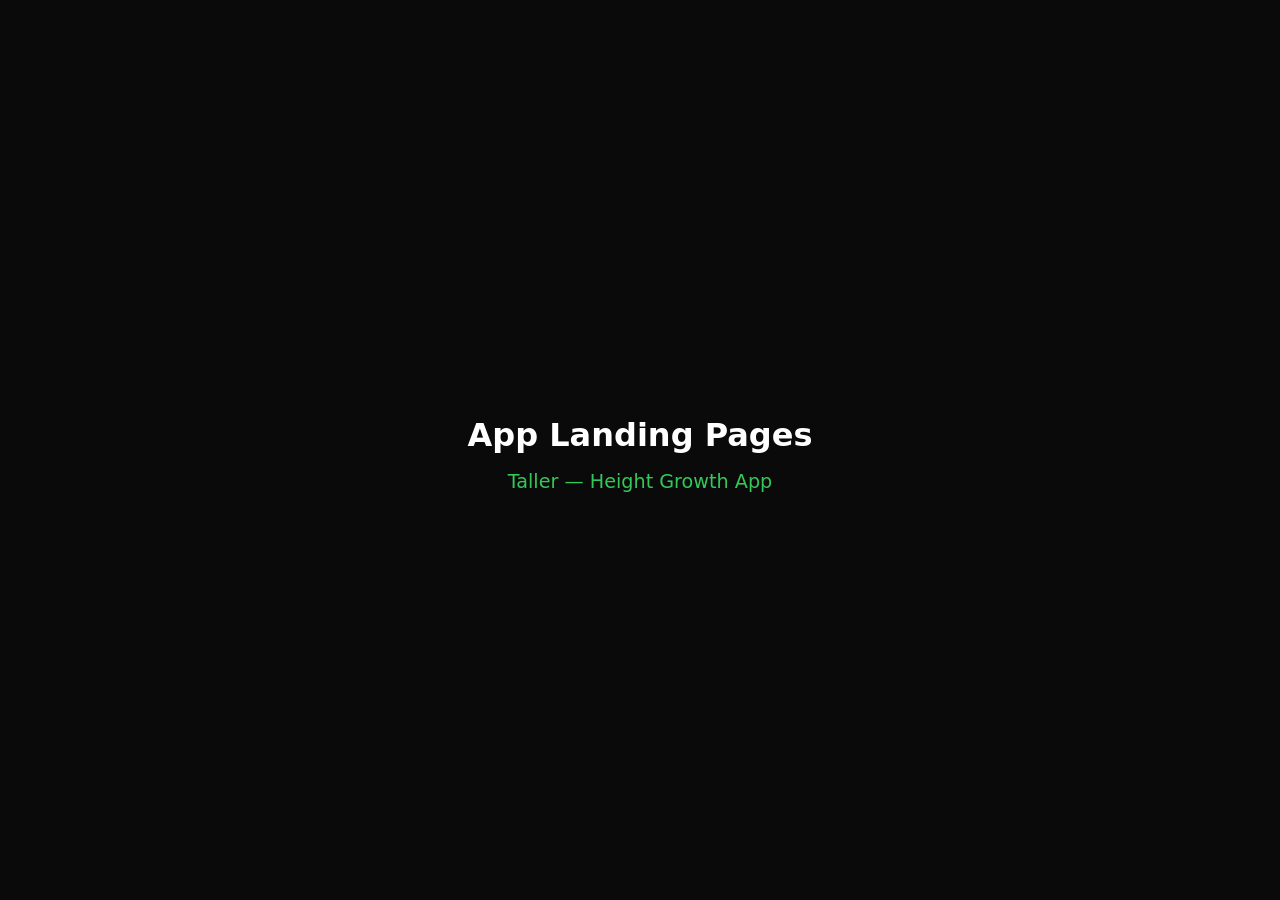
<file: index.html>
<!DOCTYPE html>
<html lang="en">
<head>
  <meta charset="UTF-8">
  <meta name="viewport" content="width=device-width, initial-scale=1.0">
  <title>Landing Pages</title>
  <style>
    body { font-family: -apple-system, system-ui, sans-serif; background: #0a0a0a; color: #fff; display: flex; align-items: center; justify-content: center; min-height: 100vh; margin: 0; }
    .container { text-align: center; }
    h1 { font-size: 2rem; margin-bottom: 1rem; }
    a { color: #34C759; text-decoration: none; font-size: 1.2rem; display: block; margin: 12px 0; }
    a:hover { text-decoration: underline; }
  </style>
</head>
<body>
  <div class="container">
    <h1>App Landing Pages</h1>
    <a href="taller/">Taller — Height Growth App</a>
  </div>
</body>
</html>
</file>
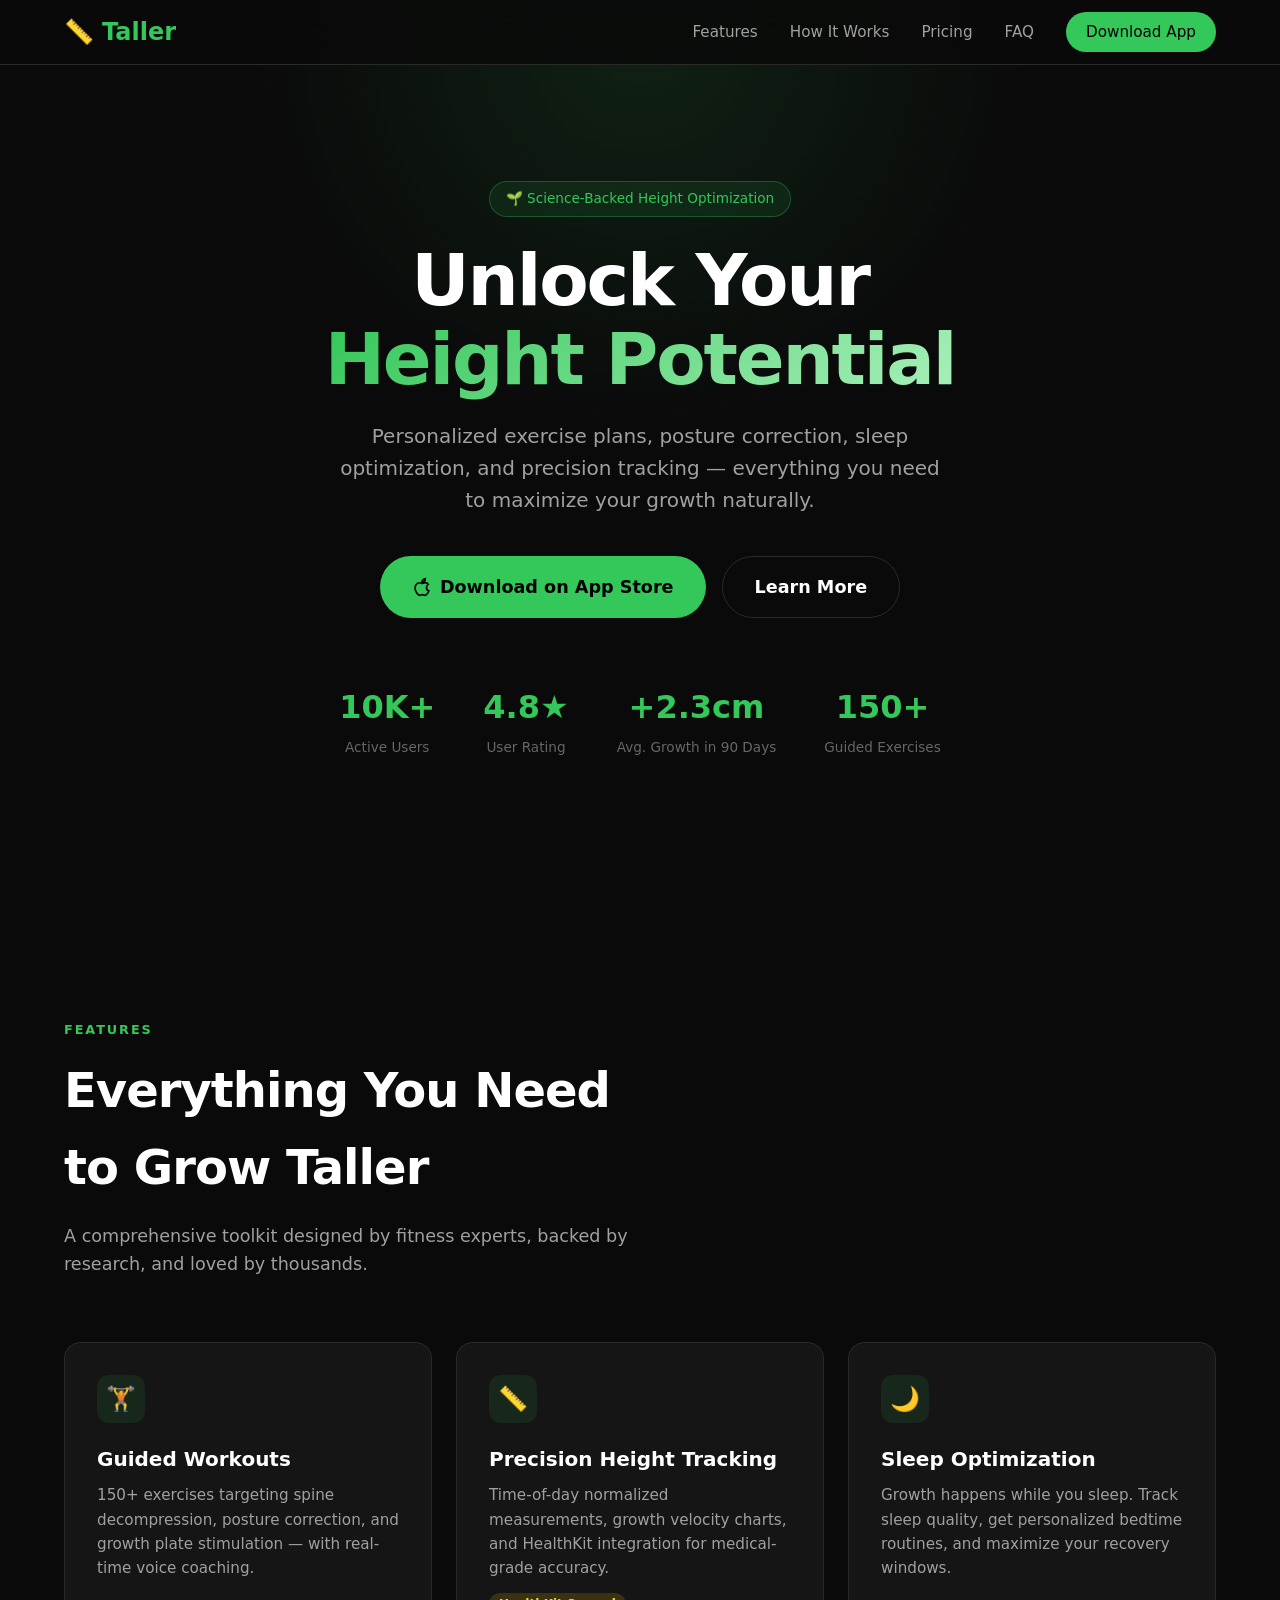
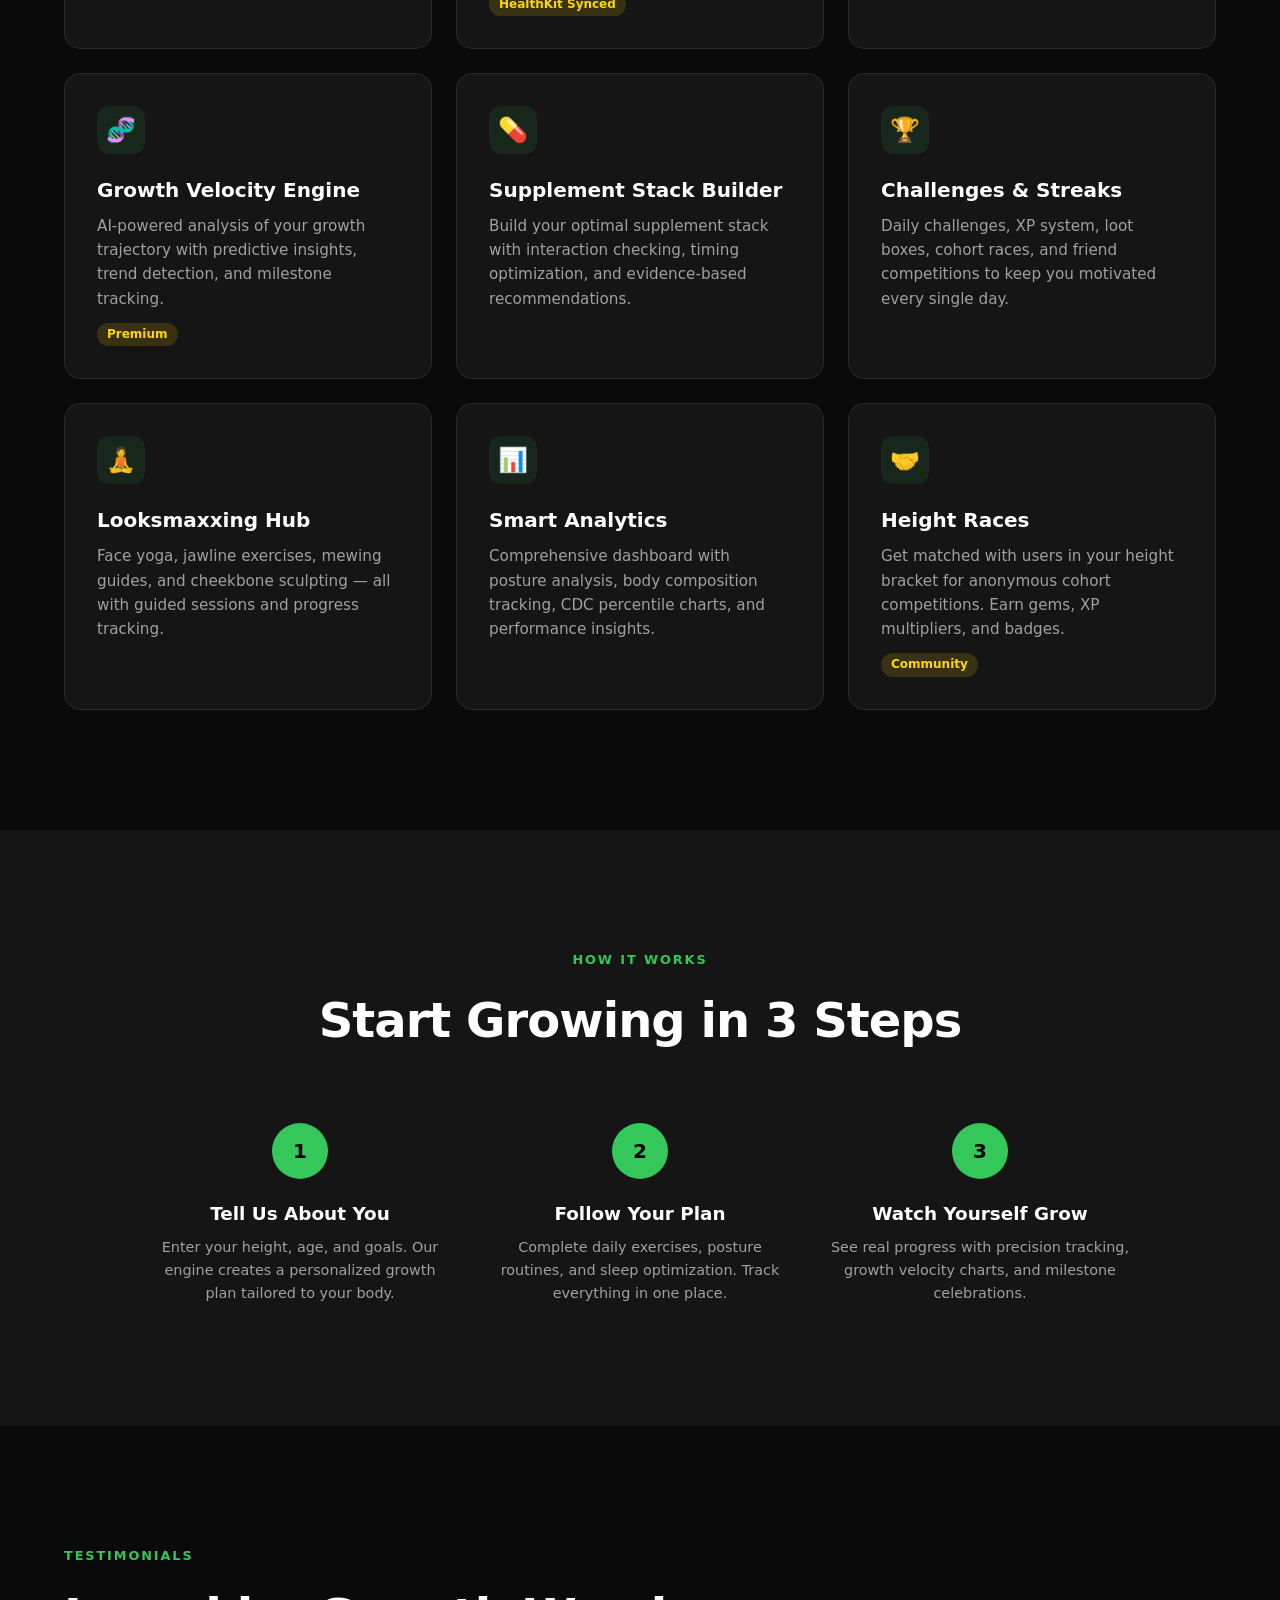
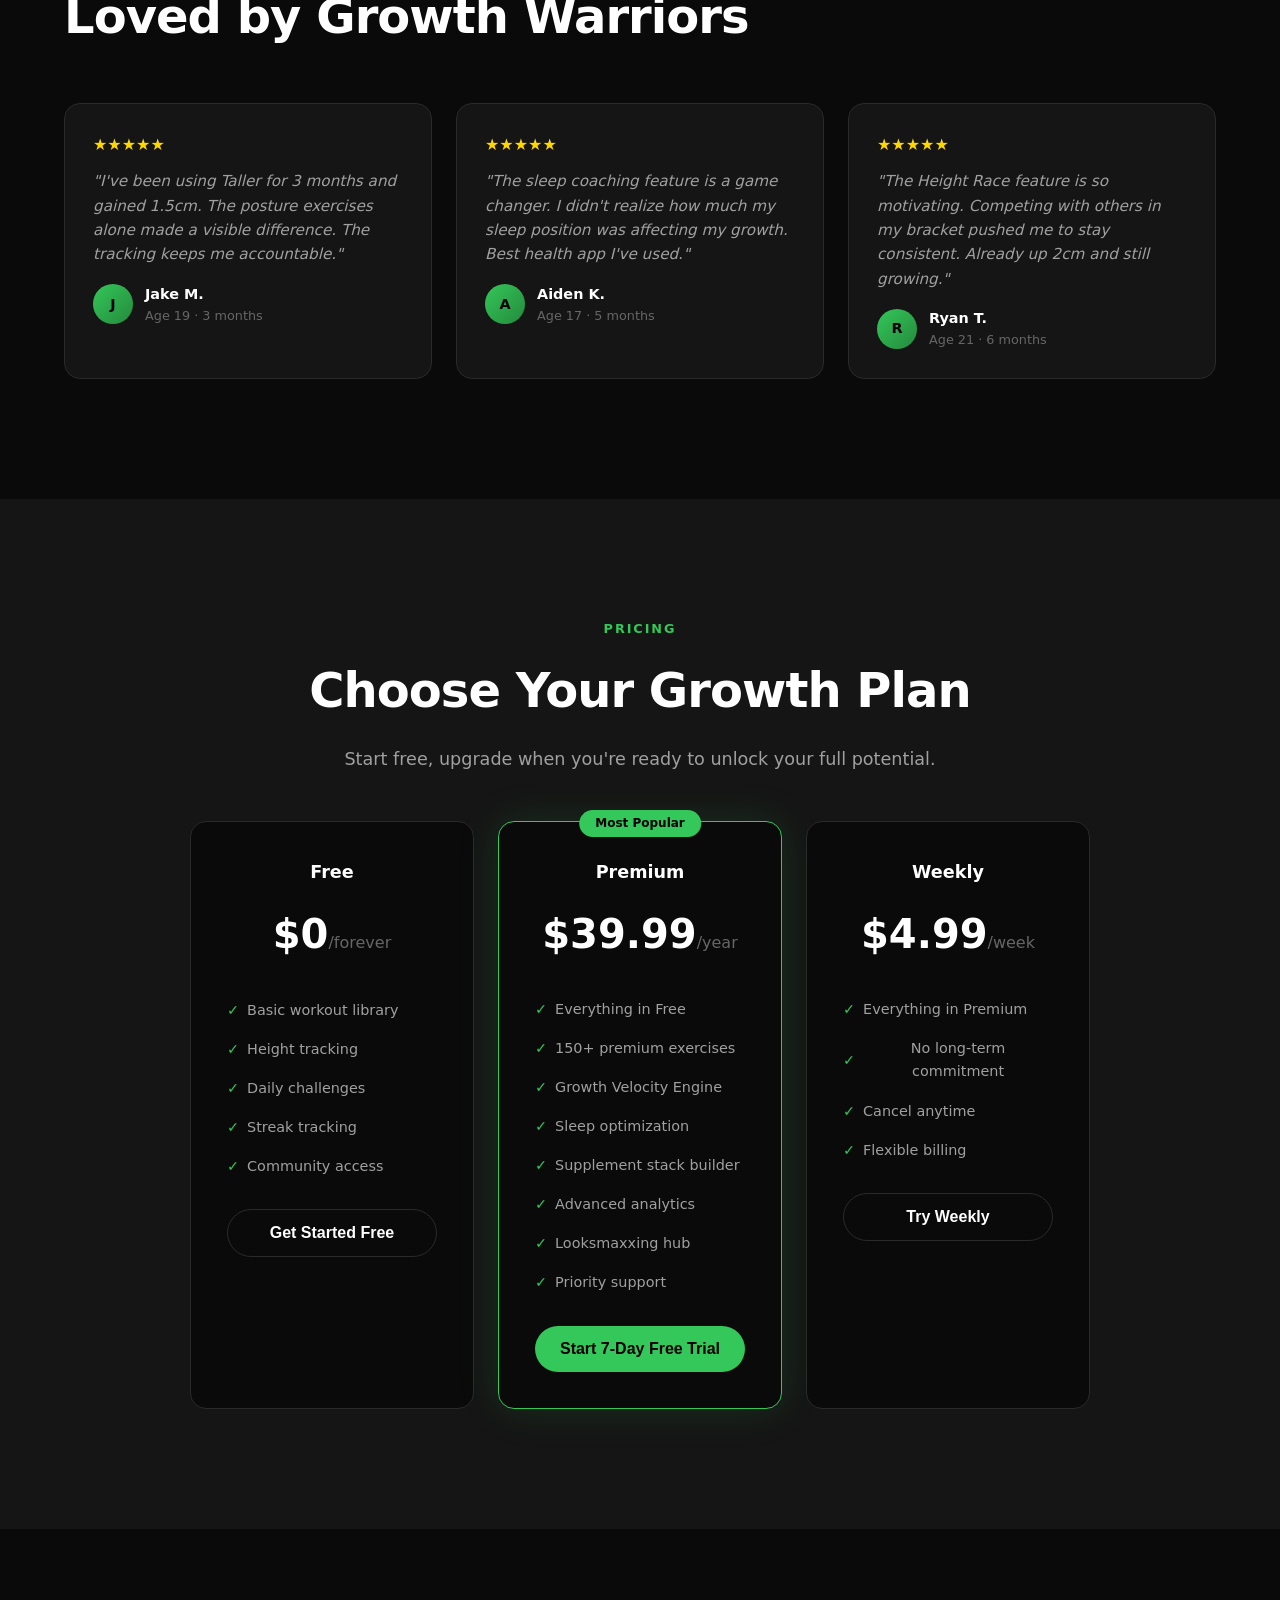
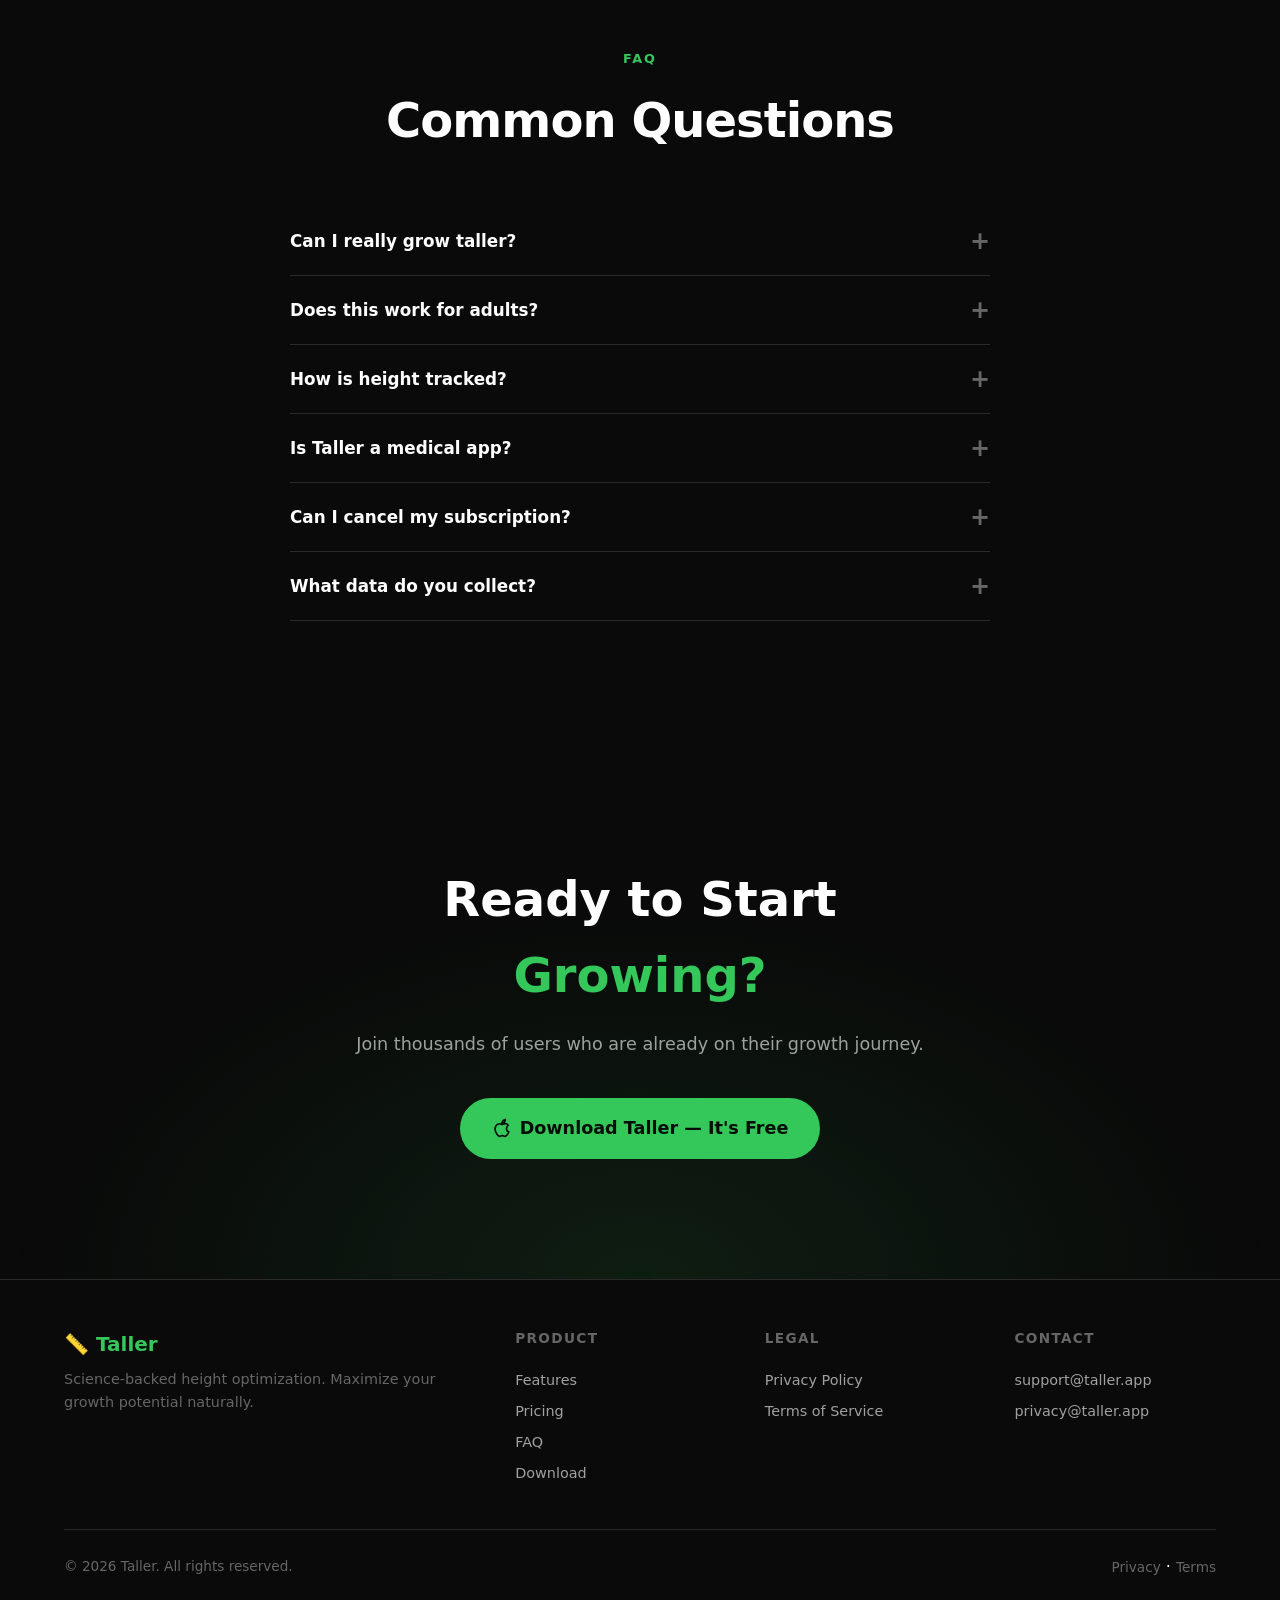
<file: taller/index.html>
<!DOCTYPE html>
<html lang="en">
<head>
  <meta charset="UTF-8">
  <meta name="viewport" content="width=device-width, initial-scale=1.0">
  <title>Taller — Grow Taller Naturally | Science-Backed Height Optimization</title>
  <meta name="description" content="Taller helps you maximize your height potential with personalized exercise plans, posture correction, sleep optimization, and growth tracking. Join 10,000+ users on their growth journey.">
  <meta name="keywords" content="grow taller, height growth, heightmaxxing, posture correction, growth tracker, height exercises">
  <meta property="og:title" content="Taller — Grow Taller Naturally">
  <meta property="og:description" content="Science-backed exercise plans, posture correction, and growth tracking. Maximize your height potential.">
  <meta property="og:type" content="website">
  <meta property="og:url" content="https://startupbuilders777-beep.github.io/landing-pages/taller/">
  <meta name="twitter:card" content="summary_large_image">
  <link rel="canonical" href="https://startupbuilders777-beep.github.io/landing-pages/taller/">
  <link rel="stylesheet" href="style.css">
  <link rel="icon" href="data:image/svg+xml,<svg xmlns='http://www.w3.org/2000/svg' viewBox='0 0 100 100'><text y='.9em' font-size='90'>📏</text></svg>">
</head>
<body>
  <!-- Navigation -->
  <nav>
    <div class="container">
      <a href="#" class="nav-brand">📏 <span>Taller</span></a>
      <div class="nav-links">
        <a href="#features">Features</a>
        <a href="#how-it-works">How It Works</a>
        <a href="#pricing">Pricing</a>
        <a href="#faq">FAQ</a>
        <a href="#" class="nav-cta">Download App</a>
      </div>
    </div>
  </nav>

  <!-- Hero -->
  <section class="hero">
    <div class="container">
      <div class="hero-badge animate-in">🌱 Science-Backed Height Optimization</div>
      <h1 class="animate-in delay-1">Unlock Your<br><span class="gradient">Height Potential</span></h1>
      <p class="animate-in delay-2">Personalized exercise plans, posture correction, sleep optimization, and precision tracking — everything you need to maximize your growth naturally.</p>
      <div class="hero-cta animate-in delay-3">
        <a href="#" class="btn-primary">
          <svg width="20" height="20" viewBox="0 0 24 24" fill="none" stroke="currentColor" stroke-width="2"><path d="M18.71 19.5c-.83 1.24-1.71 2.45-3.05 2.47-1.34.03-1.77-.79-3.29-.79-1.53 0-2 .77-3.27.82-1.31.05-2.3-1.32-3.14-2.53C4.25 17 2.94 12.45 4.7 9.39c.87-1.52 2.43-2.48 4.12-2.51 1.28-.02 2.5.87 3.29.87.78 0 2.26-1.07 3.8-.91.65.03 2.47.26 3.64 1.98-.09.06-2.17 1.28-2.15 3.81.03 3.02 2.65 4.03 2.68 4.04-.03.07-.42 1.44-1.38 2.83"/><path d="M13 3.5c.73-.83 1.94-1.46 2.94-1.5.13 1.17-.34 2.35-1.04 3.19-.69.85-1.83 1.51-2.95 1.42-.15-1.15.41-2.35 1.05-3.11"/></svg>
          Download on App Store
        </a>
        <a href="#features" class="btn-secondary">Learn More</a>
      </div>
      <div class="hero-stats animate-in delay-4">
        <div class="hero-stat">
          <div class="number">10K+</div>
          <div class="label">Active Users</div>
        </div>
        <div class="hero-stat">
          <div class="number">4.8★</div>
          <div class="label">User Rating</div>
        </div>
        <div class="hero-stat">
          <div class="number">+2.3cm</div>
          <div class="label">Avg. Growth in 90 Days</div>
        </div>
        <div class="hero-stat">
          <div class="number">150+</div>
          <div class="label">Guided Exercises</div>
        </div>
      </div>
    </div>
  </section>

  <!-- Features -->
  <section class="features" id="features">
    <div class="container">
      <div class="section-label">Features</div>
      <h2 class="section-title">Everything You Need<br>to Grow Taller</h2>
      <p class="section-subtitle">A comprehensive toolkit designed by fitness experts, backed by research, and loved by thousands.</p>
      <div class="features-grid">
        <div class="feature-card">
          <div class="feature-icon">🏋️</div>
          <h3>Guided Workouts</h3>
          <p>150+ exercises targeting spine decompression, posture correction, and growth plate stimulation — with real-time voice coaching.</p>
        </div>
        <div class="feature-card">
          <div class="feature-icon">📏</div>
          <h3>Precision Height Tracking</h3>
          <p>Time-of-day normalized measurements, growth velocity charts, and HealthKit integration for medical-grade accuracy.</p>
          <span class="feature-tag">HealthKit Synced</span>
        </div>
        <div class="feature-card">
          <div class="feature-icon">🌙</div>
          <h3>Sleep Optimization</h3>
          <p>Growth happens while you sleep. Track sleep quality, get personalized bedtime routines, and maximize your recovery windows.</p>
        </div>
        <div class="feature-card">
          <div class="feature-icon">🧬</div>
          <h3>Growth Velocity Engine</h3>
          <p>AI-powered analysis of your growth trajectory with predictive insights, trend detection, and milestone tracking.</p>
          <span class="feature-tag">Premium</span>
        </div>
        <div class="feature-card">
          <div class="feature-icon">💊</div>
          <h3>Supplement Stack Builder</h3>
          <p>Build your optimal supplement stack with interaction checking, timing optimization, and evidence-based recommendations.</p>
        </div>
        <div class="feature-card">
          <div class="feature-icon">🏆</div>
          <h3>Challenges & Streaks</h3>
          <p>Daily challenges, XP system, loot boxes, cohort races, and friend competitions to keep you motivated every single day.</p>
        </div>
        <div class="feature-card">
          <div class="feature-icon">🧘</div>
          <h3>Looksmaxxing Hub</h3>
          <p>Face yoga, jawline exercises, mewing guides, and cheekbone sculpting — all with guided sessions and progress tracking.</p>
        </div>
        <div class="feature-card">
          <div class="feature-icon">📊</div>
          <h3>Smart Analytics</h3>
          <p>Comprehensive dashboard with posture analysis, body composition tracking, CDC percentile charts, and performance insights.</p>
        </div>
        <div class="feature-card">
          <div class="feature-icon">🤝</div>
          <h3>Height Races</h3>
          <p>Get matched with users in your height bracket for anonymous cohort competitions. Earn gems, XP multipliers, and badges.</p>
          <span class="feature-tag">Community</span>
        </div>
      </div>
    </div>
  </section>

  <!-- How It Works -->
  <section class="how-it-works" id="how-it-works">
    <div class="container" style="text-align:center;">
      <div class="section-label">How It Works</div>
      <h2 class="section-title">Start Growing in 3 Steps</h2>
      <div class="steps">
        <div class="step">
          <div class="step-number">1</div>
          <h3>Tell Us About You</h3>
          <p>Enter your height, age, and goals. Our engine creates a personalized growth plan tailored to your body.</p>
        </div>
        <div class="step">
          <div class="step-number">2</div>
          <h3>Follow Your Plan</h3>
          <p>Complete daily exercises, posture routines, and sleep optimization. Track everything in one place.</p>
        </div>
        <div class="step">
          <div class="step-number">3</div>
          <h3>Watch Yourself Grow</h3>
          <p>See real progress with precision tracking, growth velocity charts, and milestone celebrations.</p>
        </div>
      </div>
    </div>
  </section>

  <!-- Social Proof -->
  <section class="social-proof">
    <div class="container">
      <div class="section-label">Testimonials</div>
      <h2 class="section-title">Loved by Growth Warriors</h2>
      <div class="testimonials">
        <div class="testimonial">
          <div class="testimonial-stars">★★★★★</div>
          <p>"I've been using Taller for 3 months and gained 1.5cm. The posture exercises alone made a visible difference. The tracking keeps me accountable."</p>
          <div class="testimonial-author">
            <div class="testimonial-avatar">J</div>
            <div>
              <div class="testimonial-name">Jake M.</div>
              <div class="testimonial-meta">Age 19 · 3 months</div>
            </div>
          </div>
        </div>
        <div class="testimonial">
          <div class="testimonial-stars">★★★★★</div>
          <p>"The sleep coaching feature is a game changer. I didn't realize how much my sleep position was affecting my growth. Best health app I've used."</p>
          <div class="testimonial-author">
            <div class="testimonial-avatar">A</div>
            <div>
              <div class="testimonial-name">Aiden K.</div>
              <div class="testimonial-meta">Age 17 · 5 months</div>
            </div>
          </div>
        </div>
        <div class="testimonial">
          <div class="testimonial-stars">★★★★★</div>
          <p>"The Height Race feature is so motivating. Competing with others in my bracket pushed me to stay consistent. Already up 2cm and still growing."</p>
          <div class="testimonial-author">
            <div class="testimonial-avatar">R</div>
            <div>
              <div class="testimonial-name">Ryan T.</div>
              <div class="testimonial-meta">Age 21 · 6 months</div>
            </div>
          </div>
        </div>
      </div>
    </div>
  </section>

  <!-- Pricing -->
  <section class="pricing" id="pricing">
    <div class="container" style="text-align:center;">
      <div class="section-label">Pricing</div>
      <h2 class="section-title">Choose Your Growth Plan</h2>
      <p class="section-subtitle" style="margin:0 auto 48px;">Start free, upgrade when you're ready to unlock your full potential.</p>
      <div class="pricing-grid">
        <div class="pricing-card">
          <h3>Free</h3>
          <div class="pricing-price">$0<span>/forever</span></div>
          <ul class="pricing-features">
            <li>Basic workout library</li>
            <li>Height tracking</li>
            <li>Daily challenges</li>
            <li>Streak tracking</li>
            <li>Community access</li>
          </ul>
          <button class="pricing-btn secondary">Get Started Free</button>
        </div>
        <div class="pricing-card popular">
          <h3>Premium</h3>
          <div class="pricing-price">$39.99<span>/year</span></div>
          <ul class="pricing-features">
            <li>Everything in Free</li>
            <li>150+ premium exercises</li>
            <li>Growth Velocity Engine</li>
            <li>Sleep optimization</li>
            <li>Supplement stack builder</li>
            <li>Advanced analytics</li>
            <li>Looksmaxxing hub</li>
            <li>Priority support</li>
          </ul>
          <button class="pricing-btn primary">Start 7-Day Free Trial</button>
        </div>
        <div class="pricing-card">
          <h3>Weekly</h3>
          <div class="pricing-price">$4.99<span>/week</span></div>
          <ul class="pricing-features">
            <li>Everything in Premium</li>
            <li>No long-term commitment</li>
            <li>Cancel anytime</li>
            <li>Flexible billing</li>
          </ul>
          <button class="pricing-btn secondary">Try Weekly</button>
        </div>
      </div>
    </div>
  </section>

  <!-- FAQ -->
  <section class="faq" id="faq">
    <div class="container">
      <div style="text-align:center;">
        <div class="section-label">FAQ</div>
        <h2 class="section-title">Common Questions</h2>
      </div>
      <div class="faq-list">
        <div class="faq-item">
          <button class="faq-question">Can I really grow taller?</button>
          <div class="faq-answer"><p>Yes — through posture correction, spinal decompression, and growth optimization exercises, most users see measurable improvements. Results depend on age, genetics, and consistency. Taller focuses on maximizing your natural potential through evidence-based methods.</p></div>
        </div>
        <div class="faq-item">
          <button class="faq-question">Does this work for adults?</button>
          <div class="faq-answer"><p>Absolutely. While younger users may see more dramatic results due to active growth plates, adults benefit significantly from posture correction (which can add 1-3cm), spinal decompression, and overall body optimization.</p></div>
        </div>
        <div class="faq-item">
          <button class="faq-question">How is height tracked?</button>
          <div class="faq-answer"><p>Taller uses time-of-day normalized measurements for accuracy (you're taller in the morning than evening). We integrate with Apple HealthKit and provide growth velocity analysis to show real trends, not daily fluctuations.</p></div>
        </div>
        <div class="faq-item">
          <button class="faq-question">Is Taller a medical app?</button>
          <div class="faq-answer"><p>No. Taller is a wellness and fitness app. We provide exercises and tracking tools for educational purposes. Always consult a healthcare professional before starting any new exercise program.</p></div>
        </div>
        <div class="faq-item">
          <button class="faq-question">Can I cancel my subscription?</button>
          <div class="faq-answer"><p>Yes, anytime. Go to Settings → Apple ID → Subscriptions on your iPhone. Your premium access continues until the end of the billing period.</p></div>
        </div>
        <div class="faq-item">
          <button class="faq-question">What data do you collect?</button>
          <div class="faq-answer"><p>Only what's needed to provide the service — height, workout data, and account info. HealthKit data stays on your device. We never sell your data. Read our full <a href="privacy/">Privacy Policy</a>.</p></div>
        </div>
      </div>
    </div>
  </section>

  <!-- CTA -->
  <section class="cta-section">
    <div class="container">
      <h2>Ready to Start<br><span style="color:var(--emerald);">Growing?</span></h2>
      <p>Join thousands of users who are already on their growth journey.</p>
      <a href="#" class="btn-primary" style="display:inline-flex;">
        <svg width="20" height="20" viewBox="0 0 24 24" fill="none" stroke="currentColor" stroke-width="2"><path d="M18.71 19.5c-.83 1.24-1.71 2.45-3.05 2.47-1.34.03-1.77-.79-3.29-.79-1.53 0-2 .77-3.27.82-1.31.05-2.3-1.32-3.14-2.53C4.25 17 2.94 12.45 4.7 9.39c.87-1.52 2.43-2.48 4.12-2.51 1.28-.02 2.5.87 3.29.87.78 0 2.26-1.07 3.8-.91.65.03 2.47.26 3.64 1.98-.09.06-2.17 1.28-2.15 3.81.03 3.02 2.65 4.03 2.68 4.04-.03.07-.42 1.44-1.38 2.83"/><path d="M13 3.5c.73-.83 1.94-1.46 2.94-1.5.13 1.17-.34 2.35-1.04 3.19-.69.85-1.83 1.51-2.95 1.42-.15-1.15.41-2.35 1.05-3.11"/></svg>
        Download Taller — It's Free
      </a>
    </div>
  </section>

  <!-- Footer -->
  <footer>
    <div class="container">
      <div class="footer-grid">
        <div>
          <div class="footer-brand">📏 <span>Taller</span></div>
          <p class="footer-tagline">Science-backed height optimization. Maximize your growth potential naturally.</p>
        </div>
        <div class="footer-col">
          <h4>Product</h4>
          <a href="#features">Features</a>
          <a href="#pricing">Pricing</a>
          <a href="#faq">FAQ</a>
          <a href="#">Download</a>
        </div>
        <div class="footer-col">
          <h4>Legal</h4>
          <a href="privacy/">Privacy Policy</a>
          <a href="terms/">Terms of Service</a>
        </div>
        <div class="footer-col">
          <h4>Contact</h4>
          <a href="mailto:support@taller.app">support@taller.app</a>
          <a href="mailto:privacy@taller.app">privacy@taller.app</a>
        </div>
      </div>
      <div class="footer-bottom">
        <p>&copy; 2026 Taller. All rights reserved.</p>
        <div>
          <a href="privacy/">Privacy</a> · <a href="terms/">Terms</a>
        </div>
      </div>
    </div>
  </footer>

  <script>
    // FAQ accordion
    document.querySelectorAll('.faq-question').forEach(btn => {
      btn.addEventListener('click', () => {
        const item = btn.parentElement;
        const wasOpen = item.classList.contains('open');
        document.querySelectorAll('.faq-item').forEach(i => i.classList.remove('open'));
        if (!wasOpen) item.classList.add('open');
      });
    });

    // Scroll animations
    const observer = new IntersectionObserver(entries => {
      entries.forEach(entry => {
        if (entry.isIntersecting) {
          entry.target.classList.add('animate-in');
          observer.unobserve(entry.target);
        }
      });
    }, { threshold: 0.1 });
    document.querySelectorAll('.feature-card, .step, .testimonial, .pricing-card').forEach(el => {
      el.style.opacity = '0';
      el.style.transform = 'translateY(20px)';
      el.style.transition = 'opacity 0.5s ease, transform 0.5s ease';
      observer.observe(el);
    });
    const style = document.createElement('style');
    style.textContent = '.animate-in { opacity: 1 !important; transform: translateY(0) !important; }';
    document.head.appendChild(style);
  </script>
</body>
</html>
</file>
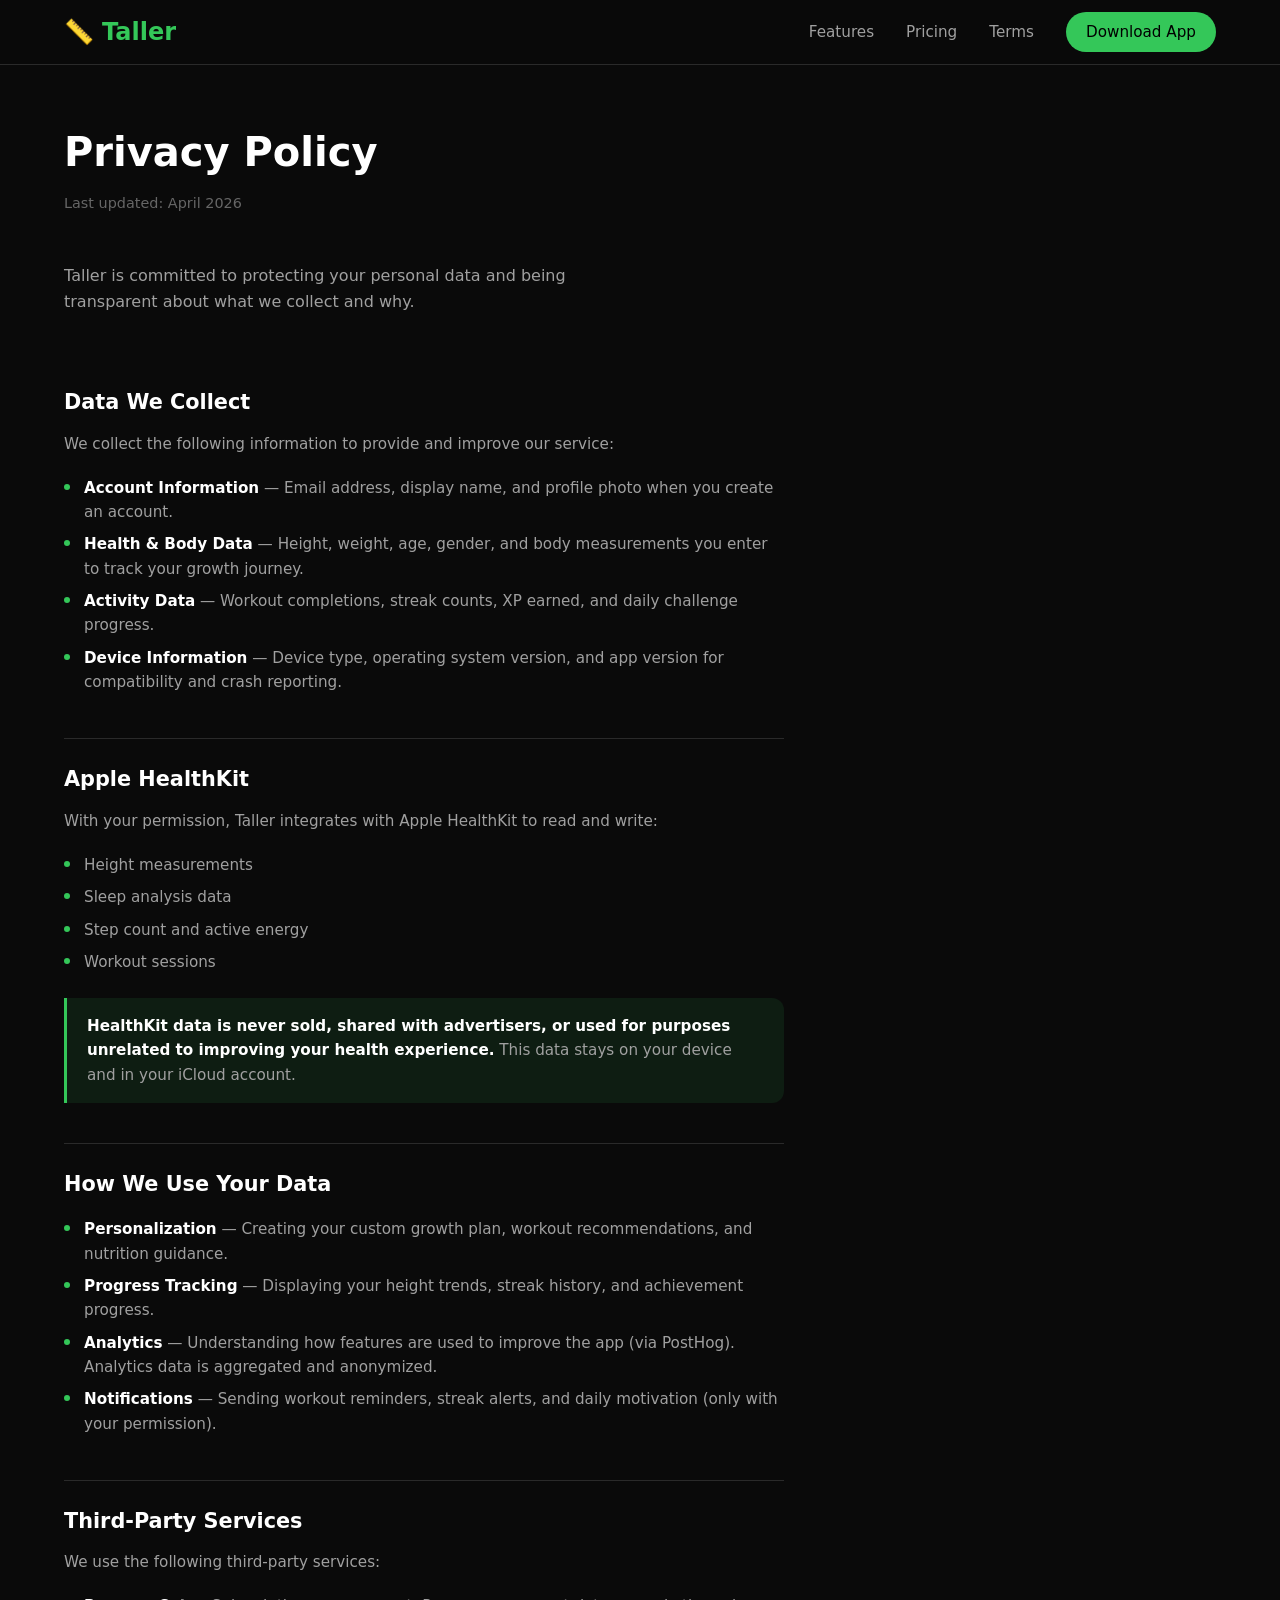
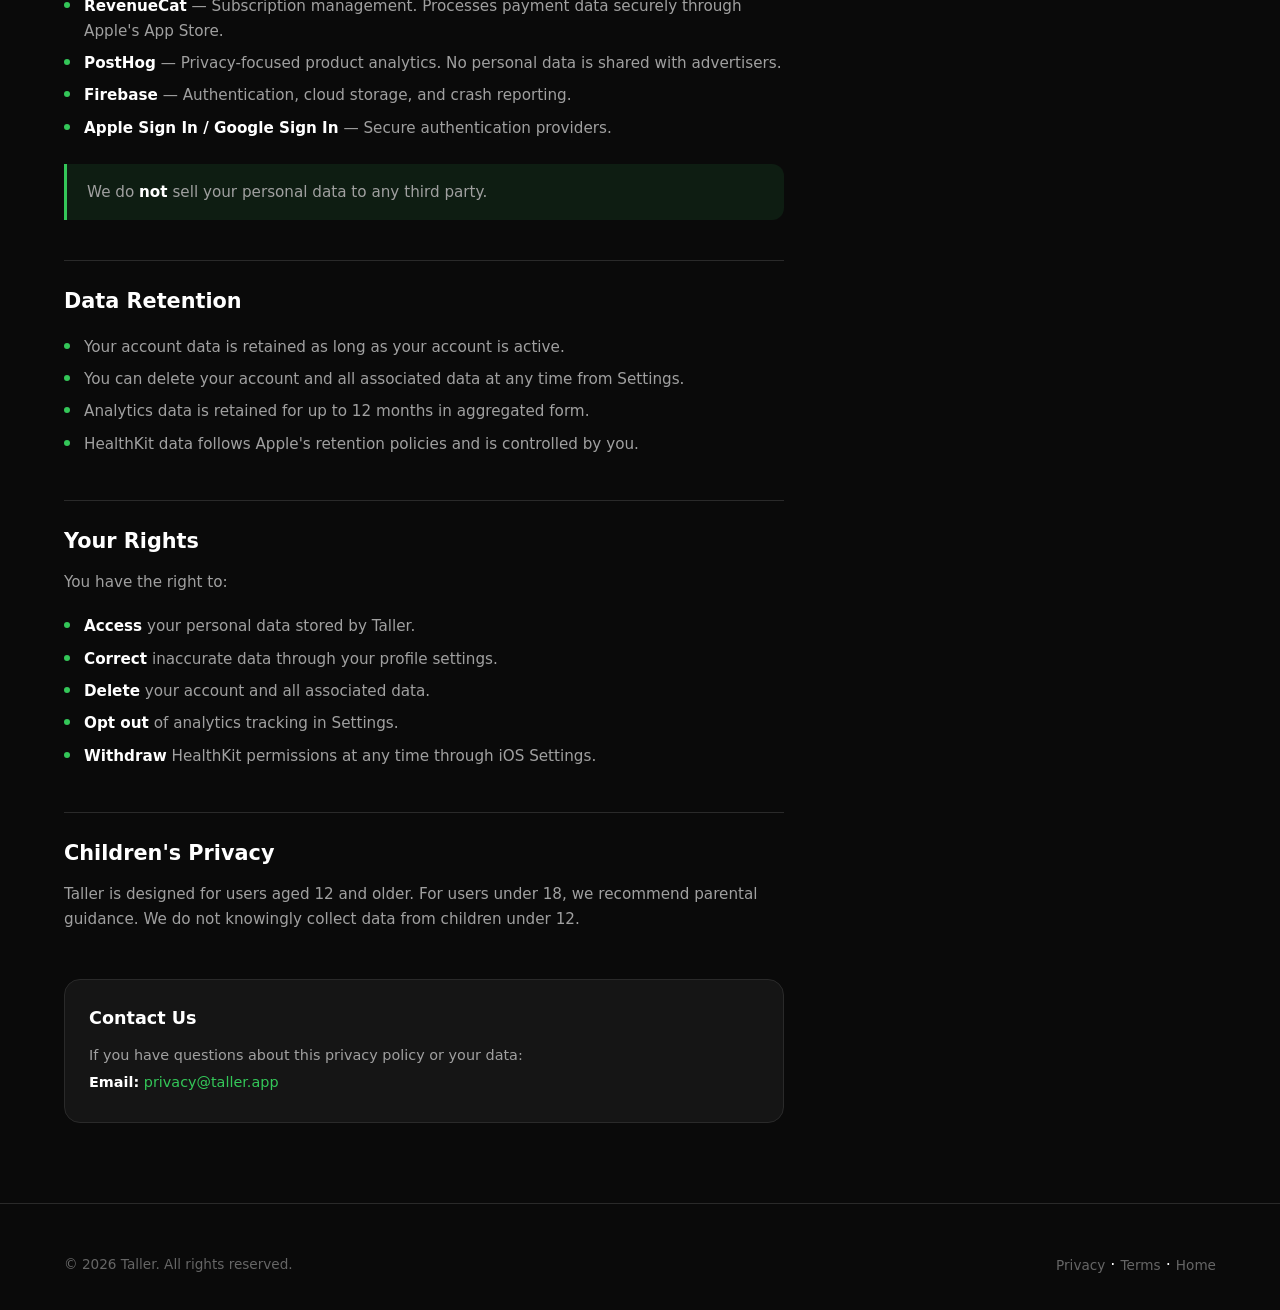
<file: taller/privacy/index.html>
<!DOCTYPE html>
<html lang="en">
<head>
  <meta charset="UTF-8">
  <meta name="viewport" content="width=device-width, initial-scale=1.0">
  <title>Privacy Policy — Taller</title>
  <meta name="description" content="Taller Privacy Policy. Learn how we collect, use, and protect your data.">
  <link rel="canonical" href="https://startupbuilders777-beep.github.io/landing-pages/taller/privacy/">
  <link rel="stylesheet" href="../style.css">
  <link rel="icon" href="data:image/svg+xml,<svg xmlns='http://www.w3.org/2000/svg' viewBox='0 0 100 100'><text y='.9em' font-size='90'>📏</text></svg>">
</head>
<body>
  <nav>
    <div class="container">
      <a href="../" class="nav-brand">📏 <span>Taller</span></a>
      <div class="nav-links">
        <a href="../#features">Features</a>
        <a href="../#pricing">Pricing</a>
        <a href="../terms/">Terms</a>
        <a href="../" class="nav-cta">Download App</a>
      </div>
    </div>
  </nav>

  <section class="legal-page">
    <div class="container">
      <h1>Privacy Policy</h1>
      <p class="legal-updated">Last updated: April 2026</p>
      <p style="color:var(--text-secondary);max-width:600px;margin-bottom:48px;">Taller is committed to protecting your personal data and being transparent about what we collect and why.</p>

      <div class="legal-content">
        <h2>Data We Collect</h2>
        <p>We collect the following information to provide and improve our service:</p>
        <ul>
          <li><strong>Account Information</strong> — Email address, display name, and profile photo when you create an account.</li>
          <li><strong>Health &amp; Body Data</strong> — Height, weight, age, gender, and body measurements you enter to track your growth journey.</li>
          <li><strong>Activity Data</strong> — Workout completions, streak counts, XP earned, and daily challenge progress.</li>
          <li><strong>Device Information</strong> — Device type, operating system version, and app version for compatibility and crash reporting.</li>
        </ul>

        <h2>Apple HealthKit</h2>
        <p>With your permission, Taller integrates with Apple HealthKit to read and write:</p>
        <ul>
          <li>Height measurements</li>
          <li>Sleep analysis data</li>
          <li>Step count and active energy</li>
          <li>Workout sessions</li>
        </ul>
        <div class="highlight">
          <p><strong>HealthKit data is never sold, shared with advertisers, or used for purposes unrelated to improving your health experience.</strong> This data stays on your device and in your iCloud account.</p>
        </div>

        <h2>How We Use Your Data</h2>
        <ul>
          <li><strong>Personalization</strong> — Creating your custom growth plan, workout recommendations, and nutrition guidance.</li>
          <li><strong>Progress Tracking</strong> — Displaying your height trends, streak history, and achievement progress.</li>
          <li><strong>Analytics</strong> — Understanding how features are used to improve the app (via PostHog). Analytics data is aggregated and anonymized.</li>
          <li><strong>Notifications</strong> — Sending workout reminders, streak alerts, and daily motivation (only with your permission).</li>
        </ul>

        <h2>Third-Party Services</h2>
        <p>We use the following third-party services:</p>
        <ul>
          <li><strong>RevenueCat</strong> — Subscription management. Processes payment data securely through Apple's App Store.</li>
          <li><strong>PostHog</strong> — Privacy-focused product analytics. No personal data is shared with advertisers.</li>
          <li><strong>Firebase</strong> — Authentication, cloud storage, and crash reporting.</li>
          <li><strong>Apple Sign In / Google Sign In</strong> — Secure authentication providers.</li>
        </ul>
        <div class="highlight">
          <p>We do <strong>not</strong> sell your personal data to any third party.</p>
        </div>

        <h2>Data Retention</h2>
        <ul>
          <li>Your account data is retained as long as your account is active.</li>
          <li>You can delete your account and all associated data at any time from Settings.</li>
          <li>Analytics data is retained for up to 12 months in aggregated form.</li>
          <li>HealthKit data follows Apple's retention policies and is controlled by you.</li>
        </ul>

        <h2>Your Rights</h2>
        <p>You have the right to:</p>
        <ul>
          <li><strong>Access</strong> your personal data stored by Taller.</li>
          <li><strong>Correct</strong> inaccurate data through your profile settings.</li>
          <li><strong>Delete</strong> your account and all associated data.</li>
          <li><strong>Opt out</strong> of analytics tracking in Settings.</li>
          <li><strong>Withdraw</strong> HealthKit permissions at any time through iOS Settings.</li>
        </ul>

        <h2>Children's Privacy</h2>
        <p>Taller is designed for users aged 12 and older. For users under 18, we recommend parental guidance. We do not knowingly collect data from children under 12.</p>

        <div class="legal-contact">
          <h3>Contact Us</h3>
          <p>If you have questions about this privacy policy or your data:</p>
          <p><strong>Email:</strong> <a href="mailto:privacy@taller.app">privacy@taller.app</a></p>
        </div>
      </div>
    </div>
  </section>

  <footer>
    <div class="container">
      <div class="footer-bottom" style="border-top:none;padding-top:0;">
        <p>&copy; 2026 Taller. All rights reserved.</p>
        <div>
          <a href="../privacy/">Privacy</a> · <a href="../terms/">Terms</a> · <a href="../">Home</a>
        </div>
      </div>
    </div>
  </footer>
</body>
</html>
</file>
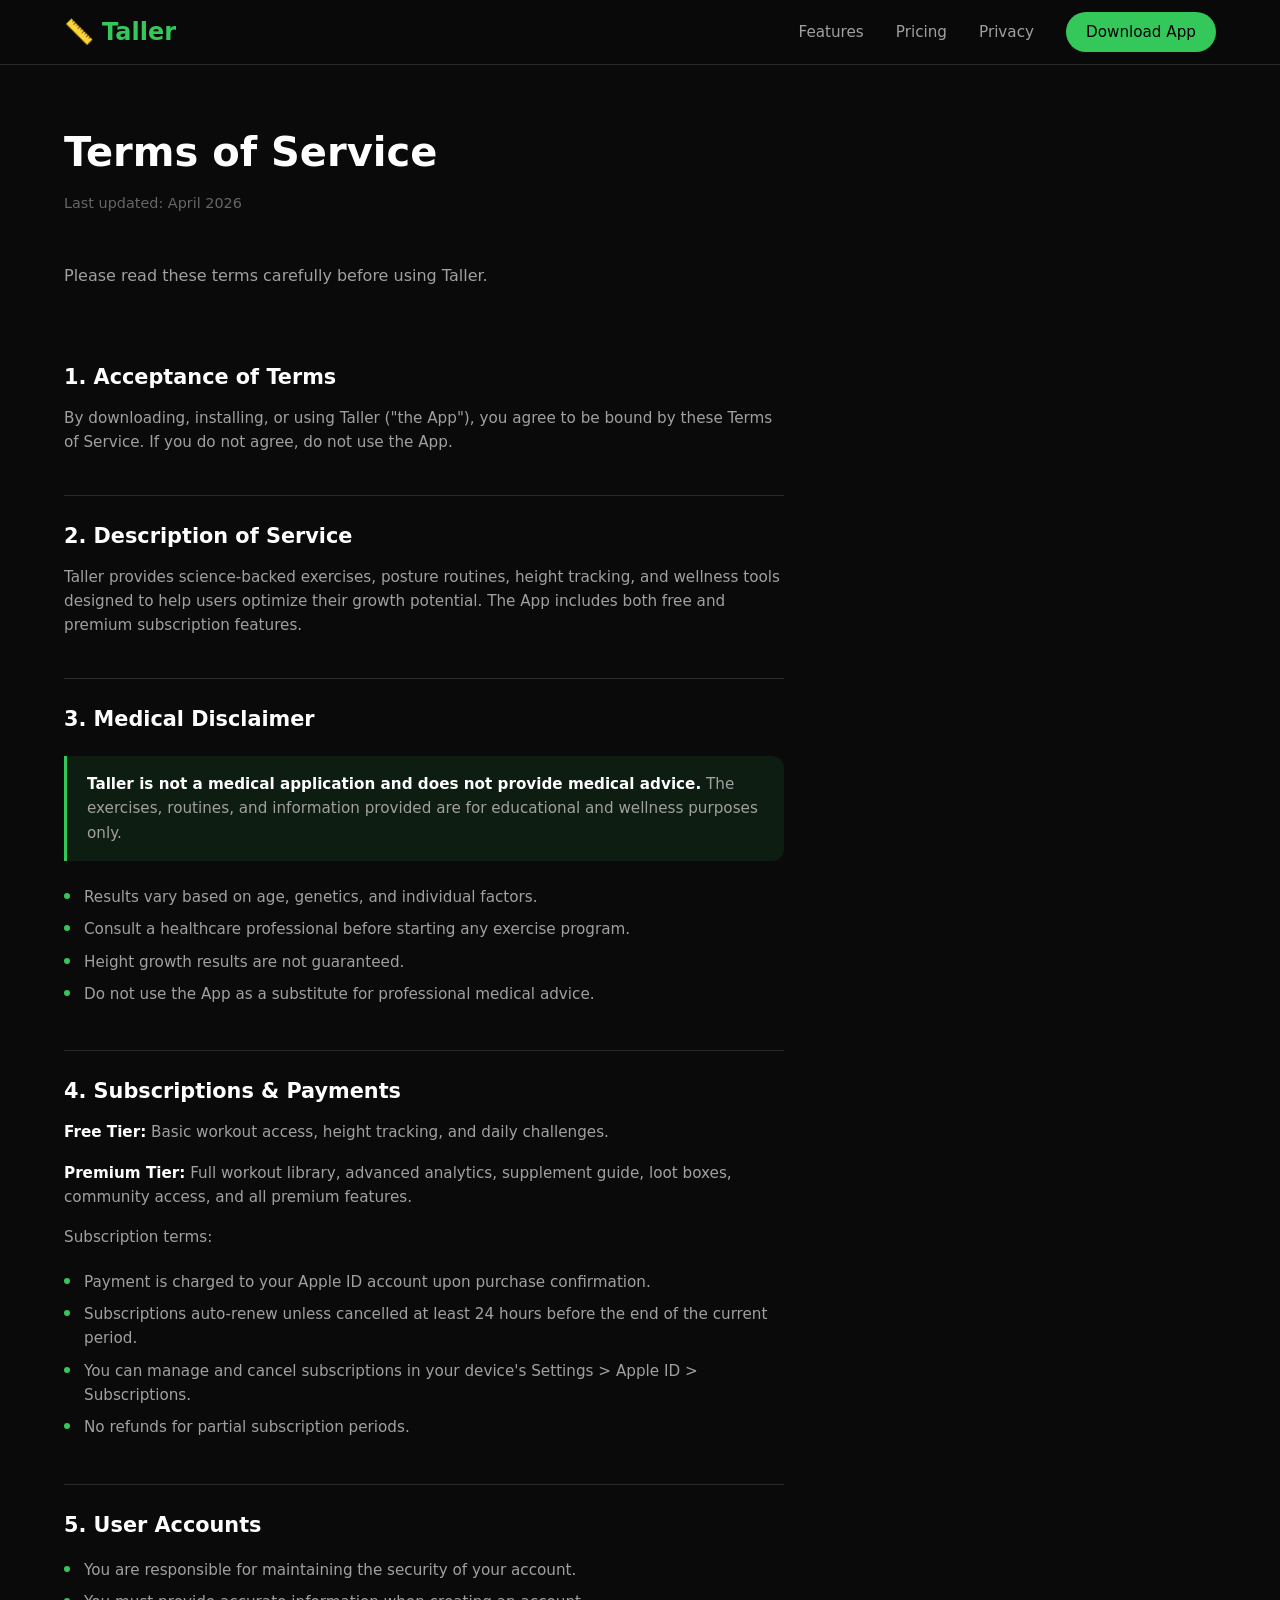
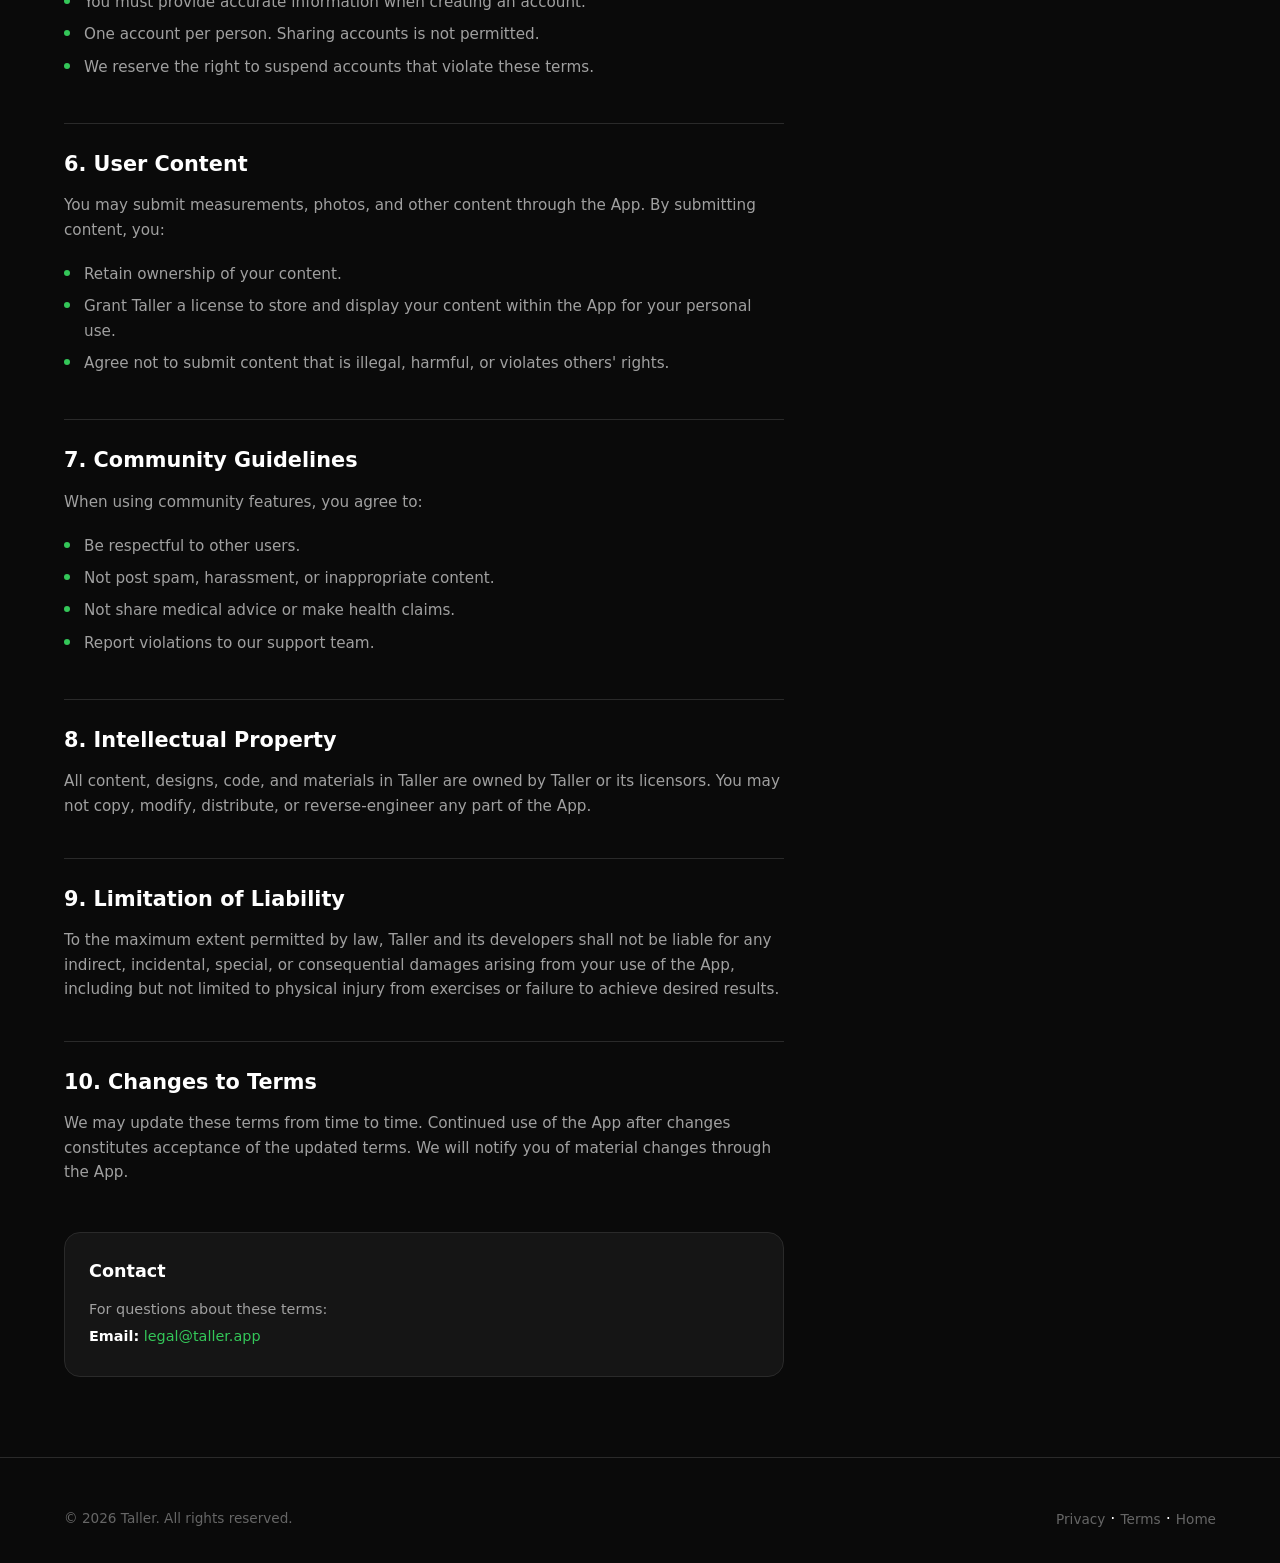
<file: taller/terms/index.html>
<!DOCTYPE html>
<html lang="en">
<head>
  <meta charset="UTF-8">
  <meta name="viewport" content="width=device-width, initial-scale=1.0">
  <title>Terms of Service — Taller</title>
  <meta name="description" content="Taller Terms of Service. Please read these terms carefully before using the app.">
  <link rel="canonical" href="https://startupbuilders777-beep.github.io/landing-pages/taller/terms/">
  <link rel="stylesheet" href="../style.css">
  <link rel="icon" href="data:image/svg+xml,<svg xmlns='http://www.w3.org/2000/svg' viewBox='0 0 100 100'><text y='.9em' font-size='90'>📏</text></svg>">
</head>
<body>
  <nav>
    <div class="container">
      <a href="../" class="nav-brand">📏 <span>Taller</span></a>
      <div class="nav-links">
        <a href="../#features">Features</a>
        <a href="../#pricing">Pricing</a>
        <a href="../privacy/">Privacy</a>
        <a href="../" class="nav-cta">Download App</a>
      </div>
    </div>
  </nav>

  <section class="legal-page">
    <div class="container">
      <h1>Terms of Service</h1>
      <p class="legal-updated">Last updated: April 2026</p>
      <p style="color:var(--text-secondary);max-width:600px;margin-bottom:48px;">Please read these terms carefully before using Taller.</p>

      <div class="legal-content">
        <h2>1. Acceptance of Terms</h2>
        <p>By downloading, installing, or using Taller ("the App"), you agree to be bound by these Terms of Service. If you do not agree, do not use the App.</p>

        <h2>2. Description of Service</h2>
        <p>Taller provides science-backed exercises, posture routines, height tracking, and wellness tools designed to help users optimize their growth potential. The App includes both free and premium subscription features.</p>

        <h2>3. Medical Disclaimer</h2>
        <div class="highlight">
          <p><strong>Taller is not a medical application and does not provide medical advice.</strong> The exercises, routines, and information provided are for educational and wellness purposes only.</p>
        </div>
        <ul>
          <li>Results vary based on age, genetics, and individual factors.</li>
          <li>Consult a healthcare professional before starting any exercise program.</li>
          <li>Height growth results are not guaranteed.</li>
          <li>Do not use the App as a substitute for professional medical advice.</li>
        </ul>

        <h2>4. Subscriptions &amp; Payments</h2>
        <p><strong>Free Tier:</strong> Basic workout access, height tracking, and daily challenges.</p>
        <p><strong>Premium Tier:</strong> Full workout library, advanced analytics, supplement guide, loot boxes, community access, and all premium features.</p>
        <p>Subscription terms:</p>
        <ul>
          <li>Payment is charged to your Apple ID account upon purchase confirmation.</li>
          <li>Subscriptions auto-renew unless cancelled at least 24 hours before the end of the current period.</li>
          <li>You can manage and cancel subscriptions in your device's Settings &gt; Apple ID &gt; Subscriptions.</li>
          <li>No refunds for partial subscription periods.</li>
        </ul>

        <h2>5. User Accounts</h2>
        <ul>
          <li>You are responsible for maintaining the security of your account.</li>
          <li>You must provide accurate information when creating an account.</li>
          <li>One account per person. Sharing accounts is not permitted.</li>
          <li>We reserve the right to suspend accounts that violate these terms.</li>
        </ul>

        <h2>6. User Content</h2>
        <p>You may submit measurements, photos, and other content through the App. By submitting content, you:</p>
        <ul>
          <li>Retain ownership of your content.</li>
          <li>Grant Taller a license to store and display your content within the App for your personal use.</li>
          <li>Agree not to submit content that is illegal, harmful, or violates others' rights.</li>
        </ul>

        <h2>7. Community Guidelines</h2>
        <p>When using community features, you agree to:</p>
        <ul>
          <li>Be respectful to other users.</li>
          <li>Not post spam, harassment, or inappropriate content.</li>
          <li>Not share medical advice or make health claims.</li>
          <li>Report violations to our support team.</li>
        </ul>

        <h2>8. Intellectual Property</h2>
        <p>All content, designs, code, and materials in Taller are owned by Taller or its licensors. You may not copy, modify, distribute, or reverse-engineer any part of the App.</p>

        <h2>9. Limitation of Liability</h2>
        <p>To the maximum extent permitted by law, Taller and its developers shall not be liable for any indirect, incidental, special, or consequential damages arising from your use of the App, including but not limited to physical injury from exercises or failure to achieve desired results.</p>

        <h2>10. Changes to Terms</h2>
        <p>We may update these terms from time to time. Continued use of the App after changes constitutes acceptance of the updated terms. We will notify you of material changes through the App.</p>

        <div class="legal-contact">
          <h3>Contact</h3>
          <p>For questions about these terms:</p>
          <p><strong>Email:</strong> <a href="mailto:legal@taller.app">legal@taller.app</a></p>
        </div>
      </div>
    </div>
  </section>

  <footer>
    <div class="container">
      <div class="footer-bottom" style="border-top:none;padding-top:0;">
        <p>&copy; 2026 Taller. All rights reserved.</p>
        <div>
          <a href="../privacy/">Privacy</a> · <a href="../terms/">Terms</a> · <a href="../">Home</a>
        </div>
      </div>
    </div>
  </footer>
</body>
</html>
</file>
<file: taller/style.css>
/* Taller — Landing Page & Legal Pages Styles */
:root {
  --emerald: #34C759;
  --emerald-dark: #248A3D;
  --emerald-light: #A8F0BA;
  --bg-dark: #0A0A0A;
  --bg-card: #151515;
  --bg-card-hover: #1C1C1C;
  --text-primary: #FFFFFF;
  --text-secondary: #A0A0A0;
  --text-muted: #666666;
  --border: #2A2A2A;
  --gold: #FFD700;
  --radius: 16px;
  --radius-sm: 12px;
  --max-width: 1200px;
}

* { margin: 0; padding: 0; box-sizing: border-box; }

html {
  scroll-behavior: smooth;
  -webkit-font-smoothing: antialiased;
  -moz-osx-font-smoothing: grayscale;
}

body {
  font-family: -apple-system, BlinkMacSystemFont, 'SF Pro Display', 'SF Pro Text', 'Helvetica Neue', system-ui, sans-serif;
  background: var(--bg-dark);
  color: var(--text-primary);
  line-height: 1.6;
  overflow-x: hidden;
}

a { color: var(--emerald); text-decoration: none; transition: color 0.2s; }
a:hover { color: var(--emerald-light); }

.container { max-width: var(--max-width); margin: 0 auto; padding: 0 24px; }

/* ── Navigation ── */
nav {
  position: fixed; top: 0; left: 0; right: 0; z-index: 100;
  background: rgba(10,10,10,0.85); backdrop-filter: blur(20px) saturate(180%);
  -webkit-backdrop-filter: blur(20px) saturate(180%);
  border-bottom: 1px solid var(--border);
}
nav .container {
  display: flex; align-items: center; justify-content: space-between;
  height: 64px;
}
.nav-brand {
  font-size: 1.5rem; font-weight: 700; color: var(--text-primary);
  display: flex; align-items: center; gap: 8px;
}
.nav-brand span { color: var(--emerald); }
.nav-links { display: flex; gap: 32px; align-items: center; }
.nav-links a { color: var(--text-secondary); font-size: 0.95rem; font-weight: 500; }
.nav-links a:hover { color: var(--text-primary); }
.nav-cta {
  background: var(--emerald); color: #000 !important; padding: 8px 20px;
  border-radius: 999px; font-weight: 600; font-size: 0.9rem;
  transition: all 0.2s;
}
.nav-cta:hover { background: var(--emerald-light); transform: translateY(-1px); }

/* ── Hero ── */
.hero {
  min-height: 100vh; display: flex; align-items: center; justify-content: center;
  text-align: center; padding: 120px 24px 80px; position: relative;
  overflow: hidden;
}
.hero::before {
  content: ''; position: absolute; top: -40%; left: 50%; transform: translateX(-50%);
  width: 800px; height: 800px; border-radius: 50%;
  background: radial-gradient(circle, rgba(52,199,89,0.12) 0%, transparent 70%);
  pointer-events: none;
}
.hero-badge {
  display: inline-flex; align-items: center; gap: 8px;
  background: rgba(52,199,89,0.1); border: 1px solid rgba(52,199,89,0.3);
  padding: 6px 16px; border-radius: 999px; font-size: 0.85rem;
  color: var(--emerald); margin-bottom: 24px;
}
.hero h1 { font-size: clamp(2.5rem, 6vw, 4.5rem); font-weight: 800; line-height: 1.1; margin-bottom: 20px; letter-spacing: -0.03em; }
.hero h1 .gradient {
  background: linear-gradient(135deg, var(--emerald) 0%, var(--emerald-light) 100%);
  -webkit-background-clip: text; -webkit-text-fill-color: transparent;
  background-clip: text;
}
.hero p { font-size: 1.25rem; color: var(--text-secondary); max-width: 600px; margin: 0 auto 40px; }
.hero-cta { display: flex; gap: 16px; justify-content: center; flex-wrap: wrap; }
.btn-primary {
  background: var(--emerald); color: #000; padding: 16px 32px;
  border-radius: 999px; font-weight: 700; font-size: 1.1rem;
  border: none; cursor: pointer; transition: all 0.3s;
  display: inline-flex; align-items: center; gap: 8px;
}
.btn-primary:hover { background: var(--emerald-light); transform: translateY(-2px); box-shadow: 0 12px 40px rgba(52,199,89,0.3); }
.btn-secondary {
  background: transparent; color: var(--text-primary); padding: 16px 32px;
  border-radius: 999px; font-weight: 600; font-size: 1.1rem;
  border: 1px solid var(--border); cursor: pointer; transition: all 0.3s;
}
.btn-secondary:hover { border-color: var(--emerald); color: var(--emerald); }

.hero-stats {
  display: flex; gap: 48px; justify-content: center; margin-top: 64px;
  flex-wrap: wrap;
}
.hero-stat { text-align: center; }
.hero-stat .number { font-size: 2rem; font-weight: 800; color: var(--emerald); }
.hero-stat .label { font-size: 0.85rem; color: var(--text-muted); margin-top: 4px; }

/* ── Features ── */
.features { padding: 120px 24px; }
.section-label {
  text-transform: uppercase; letter-spacing: 0.15em; font-size: 0.8rem;
  color: var(--emerald); font-weight: 600; margin-bottom: 12px;
}
.section-title { font-size: clamp(2rem, 4vw, 3rem); font-weight: 800; margin-bottom: 16px; letter-spacing: -0.02em; }
.section-subtitle { font-size: 1.1rem; color: var(--text-secondary); max-width: 600px; margin-bottom: 64px; }

.features-grid {
  display: grid; grid-template-columns: repeat(auto-fit, minmax(320px, 1fr));
  gap: 24px;
}
.feature-card {
  background: var(--bg-card); border: 1px solid var(--border);
  border-radius: var(--radius); padding: 32px;
  transition: all 0.3s; position: relative; overflow: hidden;
}
.feature-card:hover {
  border-color: rgba(52,199,89,0.3); transform: translateY(-4px);
  box-shadow: 0 20px 60px rgba(0,0,0,0.3);
}
.feature-icon {
  width: 48px; height: 48px; border-radius: var(--radius-sm);
  background: rgba(52,199,89,0.1); display: flex; align-items: center;
  justify-content: center; font-size: 1.5rem; margin-bottom: 20px;
}
.feature-card h3 { font-size: 1.25rem; font-weight: 700; margin-bottom: 8px; }
.feature-card p { color: var(--text-secondary); font-size: 0.95rem; }
.feature-tag {
  display: inline-block; background: rgba(255,215,0,0.15);
  color: var(--gold); padding: 2px 10px; border-radius: 999px;
  font-size: 0.75rem; font-weight: 600; margin-top: 12px;
}

/* ── How It Works ── */
.how-it-works { padding: 120px 24px; background: var(--bg-card); }
.steps { display: flex; gap: 40px; flex-wrap: wrap; justify-content: center; margin-top: 64px; }
.step {
  flex: 1; min-width: 240px; max-width: 300px; text-align: center;
  position: relative;
}
.step-number {
  width: 56px; height: 56px; border-radius: 50%; background: var(--emerald);
  color: #000; font-weight: 800; font-size: 1.25rem;
  display: flex; align-items: center; justify-content: center;
  margin: 0 auto 20px;
}
.step h3 { font-size: 1.15rem; font-weight: 700; margin-bottom: 8px; }
.step p { color: var(--text-secondary); font-size: 0.9rem; }

/* ── Social Proof ── */
.social-proof { padding: 120px 24px; }
.testimonials { display: grid; grid-template-columns: repeat(auto-fit, minmax(300px, 1fr)); gap: 24px; margin-top: 48px; }
.testimonial {
  background: var(--bg-card); border: 1px solid var(--border);
  border-radius: var(--radius); padding: 28px; position: relative;
}
.testimonial-stars { color: var(--gold); font-size: 1rem; margin-bottom: 12px; }
.testimonial p { color: var(--text-secondary); font-size: 0.95rem; font-style: italic; margin-bottom: 16px; }
.testimonial-author { display: flex; align-items: center; gap: 12px; }
.testimonial-avatar {
  width: 40px; height: 40px; border-radius: 50%;
  background: linear-gradient(135deg, var(--emerald), var(--emerald-dark));
  display: flex; align-items: center; justify-content: center;
  font-weight: 700; font-size: 0.9rem; color: #000;
}
.testimonial-name { font-weight: 600; font-size: 0.9rem; }
.testimonial-meta { color: var(--text-muted); font-size: 0.8rem; }

/* ── Pricing ── */
.pricing { padding: 120px 24px; background: var(--bg-card); }
.pricing-grid { display: grid; grid-template-columns: repeat(auto-fit, minmax(280px, 1fr)); gap: 24px; max-width: 900px; margin: 48px auto 0; }
.pricing-card {
  background: var(--bg-dark); border: 1px solid var(--border);
  border-radius: var(--radius); padding: 36px; position: relative;
  transition: all 0.3s;
}
.pricing-card.popular {
  border-color: var(--emerald); box-shadow: 0 0 40px rgba(52,199,89,0.15);
}
.pricing-card.popular::before {
  content: 'Most Popular'; position: absolute; top: -12px; left: 50%;
  transform: translateX(-50%); background: var(--emerald); color: #000;
  padding: 4px 16px; border-radius: 999px; font-size: 0.75rem; font-weight: 700;
}
.pricing-card h3 { font-size: 1.1rem; font-weight: 600; margin-bottom: 4px; }
.pricing-price { font-size: 2.5rem; font-weight: 800; margin: 16px 0 4px; }
.pricing-price span { font-size: 1rem; font-weight: 400; color: var(--text-muted); }
.pricing-features { list-style: none; margin: 24px 0; }
.pricing-features li {
  padding: 8px 0; color: var(--text-secondary); font-size: 0.9rem;
  display: flex; align-items: center; gap: 8px;
}
.pricing-features li::before { content: '✓'; color: var(--emerald); font-weight: 700; }
.pricing-btn {
  width: 100%; padding: 14px; border-radius: 999px; font-weight: 700;
  font-size: 1rem; cursor: pointer; transition: all 0.3s; border: none;
}
.pricing-btn.primary { background: var(--emerald); color: #000; }
.pricing-btn.primary:hover { background: var(--emerald-light); }
.pricing-btn.secondary { background: transparent; color: var(--text-primary); border: 1px solid var(--border); }
.pricing-btn.secondary:hover { border-color: var(--emerald); }

/* ── FAQ ── */
.faq { padding: 120px 24px; }
.faq-list { max-width: 700px; margin: 48px auto 0; }
.faq-item { border-bottom: 1px solid var(--border); }
.faq-question {
  width: 100%; background: none; border: none; color: var(--text-primary);
  font-size: 1.05rem; font-weight: 600; padding: 20px 0; text-align: left;
  cursor: pointer; display: flex; justify-content: space-between; align-items: center;
  font-family: inherit;
}
.faq-question::after { content: '+'; font-size: 1.5rem; color: var(--text-muted); transition: transform 0.2s; }
.faq-item.open .faq-question::after { content: '−'; }
.faq-answer {
  max-height: 0; overflow: hidden; transition: max-height 0.3s ease;
  color: var(--text-secondary); font-size: 0.95rem; padding-bottom: 0;
}
.faq-item.open .faq-answer { max-height: 200px; padding-bottom: 20px; }

/* ── CTA ── */
.cta-section {
  padding: 120px 24px; text-align: center; position: relative;
  overflow: hidden;
}
.cta-section::before {
  content: ''; position: absolute; bottom: 0; left: 50%; transform: translateX(-50%);
  width: 100%; height: 400px;
  background: radial-gradient(ellipse at center bottom, rgba(52,199,89,0.1) 0%, transparent 70%);
  pointer-events: none;
}
.cta-section h2 { font-size: clamp(2rem, 4vw, 3rem); font-weight: 800; margin-bottom: 16px; }
.cta-section p { color: var(--text-secondary); font-size: 1.1rem; margin-bottom: 40px; }

/* ── Footer ── */
footer {
  border-top: 1px solid var(--border);
  padding: 48px 24px 32px;
}
.footer-grid {
  display: grid; grid-template-columns: 2fr 1fr 1fr 1fr;
  gap: 48px; margin-bottom: 40px;
}
.footer-brand { font-size: 1.25rem; font-weight: 700; margin-bottom: 8px; }
.footer-brand span { color: var(--emerald); }
.footer-tagline { color: var(--text-muted); font-size: 0.9rem; }
.footer-col h4 { font-size: 0.85rem; text-transform: uppercase; letter-spacing: 0.1em; color: var(--text-muted); margin-bottom: 16px; }
.footer-col a { display: block; color: var(--text-secondary); font-size: 0.9rem; padding: 4px 0; }
.footer-col a:hover { color: var(--text-primary); }
.footer-bottom {
  border-top: 1px solid var(--border); padding-top: 24px;
  display: flex; justify-content: space-between; align-items: center;
  flex-wrap: wrap; gap: 16px;
}
.footer-bottom p { color: var(--text-muted); font-size: 0.85rem; }
.footer-bottom a { color: var(--text-muted); font-size: 0.85rem; }

/* ── Legal Pages ── */
.legal-page { padding: 120px 24px 80px; }
.legal-page h1 { font-size: 2.5rem; font-weight: 800; margin-bottom: 8px; }
.legal-updated { color: var(--text-muted); font-size: 0.9rem; margin-bottom: 48px; }
.legal-content { max-width: 720px; }
.legal-content h2 {
  font-size: 1.3rem; font-weight: 700; margin: 40px 0 12px;
  padding-top: 24px; border-top: 1px solid var(--border);
}
.legal-content h2:first-of-type { border-top: none; margin-top: 0; }
.legal-content p { color: var(--text-secondary); margin-bottom: 16px; font-size: 0.95rem; }
.legal-content ul { list-style: none; margin-bottom: 16px; padding-left: 0; }
.legal-content ul li {
  color: var(--text-secondary); font-size: 0.95rem; padding: 4px 0 4px 20px;
  position: relative;
}
.legal-content ul li::before {
  content: ''; position: absolute; left: 0; top: 12px;
  width: 6px; height: 6px; border-radius: 50%; background: var(--emerald);
}
.legal-content strong { color: var(--text-primary); }
.legal-content .highlight {
  background: rgba(52,199,89,0.1); border-left: 3px solid var(--emerald);
  padding: 16px 20px; border-radius: 0 var(--radius-sm) var(--radius-sm) 0;
  margin: 20px 0;
}
.legal-content .highlight p { margin-bottom: 0; }
.legal-contact {
  background: var(--bg-card); border: 1px solid var(--border);
  border-radius: var(--radius); padding: 24px; margin-top: 48px;
}
.legal-contact h3 { font-size: 1.1rem; font-weight: 700; margin-bottom: 12px; }
.legal-contact p { color: var(--text-secondary); font-size: 0.9rem; margin-bottom: 4px; }

/* ── Responsive ── */
@media (max-width: 768px) {
  .nav-links { display: none; }
  .hero h1 { font-size: 2.5rem; }
  .hero-stats { gap: 24px; }
  .footer-grid { grid-template-columns: 1fr 1fr; gap: 32px; }
  .steps { flex-direction: column; align-items: center; }
  .feature-card { padding: 24px; }
}
@media (max-width: 480px) {
  .hero-cta { flex-direction: column; align-items: center; }
  .footer-grid { grid-template-columns: 1fr; }
}

/* ── Animations ── */
@keyframes fadeInUp {
  from { opacity: 0; transform: translateY(20px); }
  to { opacity: 1; transform: translateY(0); }
}
.animate-in { animation: fadeInUp 0.6s ease-out forwards; }
.delay-1 { animation-delay: 0.1s; opacity: 0; }
.delay-2 { animation-delay: 0.2s; opacity: 0; }
.delay-3 { animation-delay: 0.3s; opacity: 0; }
.delay-4 { animation-delay: 0.4s; opacity: 0; }
</file>
